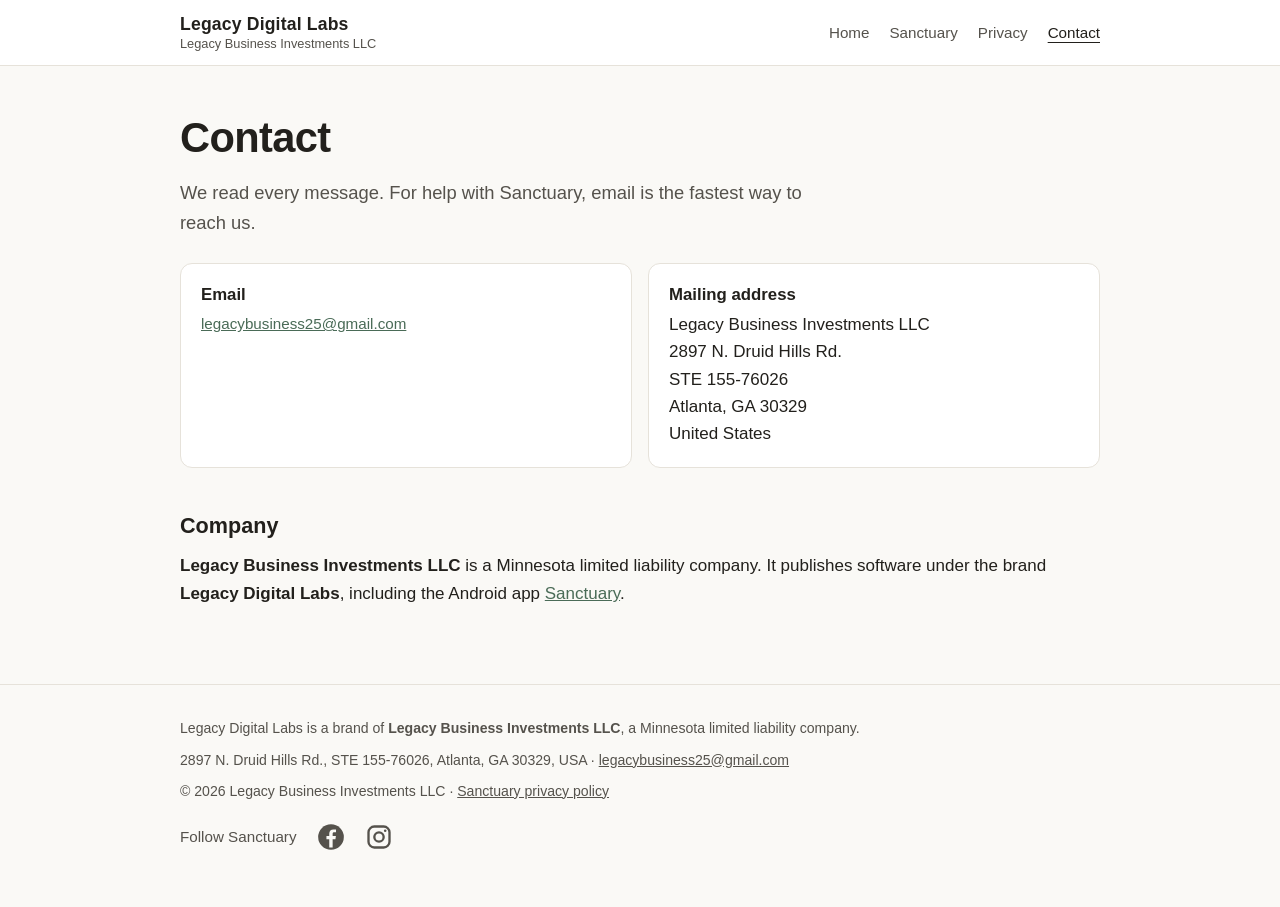
<file: contact/index.html>
<!DOCTYPE html>
<html lang="en">
<head>
<meta charset="utf-8">
<meta name="viewport" content="width=device-width, initial-scale=1">
<title>Contact · Legacy Digital Labs</title>
<meta name="description" content="Contact Legacy Digital Labs, the app studio of Legacy Business Investments LLC.">
<link rel="icon" href="../assets/icon-192.png">
<link rel="stylesheet" href="../assets/style.css">
</head>
<body>
<a class="skip-link" href="#main">Skip to content</a>
<header class="site-header">
  <div class="wrap">
    <a class="brand" href="../">
      <strong>Legacy Digital Labs</strong>
      <span>Legacy Business Investments LLC</span>
    </a>
    <nav class="site-nav" aria-label="Main">
      <a href="../">Home</a>
      <a href="../sanctuary/">Sanctuary</a>
      <a href="../sanctuary/privacy/">Privacy</a>
      <a href="./" aria-current="page">Contact</a>
    </nav>
  </div>
</header>

<main id="main" tabindex="-1">
  <div class="wrap">
    <h1>Contact</h1>
    <p class="lede">We read every message. For help with Sanctuary, email is the fastest way to reach us.</p>

    <div class="contact-grid">
      <div class="card">
        <h2>Email</h2>
        <p><a href="mailto:legacybusiness25@gmail.com">legacybusiness25@gmail.com</a></p>
      </div>
      <div class="card">
        <h2>Mailing address</h2>
        <address>
          Legacy Business Investments LLC<br>
          2897 N. Druid Hills Rd.<br>
          STE 155-76026<br>
          Atlanta, GA 30329<br>
          United States
        </address>
      </div>
    </div>

    <h2>Company</h2>
    <p><strong>Legacy Business Investments LLC</strong> is a Minnesota limited liability company.
    It publishes software under the brand <strong>Legacy Digital Labs</strong>, including the Android app
    <a href="../sanctuary/">Sanctuary</a>.</p>
  </div>
</main>

<footer class="site-footer">
  <div class="wrap">
    <div>Legacy Digital Labs is a brand of <strong>Legacy Business Investments LLC</strong>, a Minnesota limited liability company.</div>
    <div>2897 N. Druid Hills Rd., STE 155-76026, Atlanta, GA 30329, USA · <a href="mailto:legacybusiness25@gmail.com">legacybusiness25@gmail.com</a></div>
    <div>© 2026 Legacy Business Investments LLC · <a href="../sanctuary/privacy/">Sanctuary privacy policy</a></div>
    <div class="follow">
      <span>Follow Sanctuary</span>
      <a class="social" href="https://www.facebook.com/sanctuaryprivatejournal" aria-label="Sanctuary on Facebook">
        <svg viewBox="0 0 24 24" width="28" height="28" aria-hidden="true" focusable="false">
          <circle cx="12" cy="12" r="11" fill="currentColor"/>
          <path d="M13.4 21v-7h2.4l.4-2.8h-2.8V9.4c0-.8.3-1.4 1.4-1.4h1.5V5.6c-.3 0-1.2-.1-2.2-.1-2.2 0-3.6 1.3-3.6 3.7v2H8.1V14h2.4v7z" style="fill: var(--bg)"/>
        </svg>
      </a>
      <a class="social" href="https://www.instagram.com/sanctuaryprivatejournal/" aria-label="Sanctuary on Instagram">
        <svg viewBox="0 0 24 24" width="28" height="28" aria-hidden="true" focusable="false" fill="none" stroke="currentColor" stroke-width="2">
          <rect x="3" y="3" width="18" height="18" rx="5"/>
          <circle cx="12" cy="12" r="4"/>
          <circle cx="17.3" cy="6.7" r="1.1" fill="currentColor" stroke="none"/>
        </svg>
      </a>
    </div>
  </div>
</footer>
</body>
</html>
</file>
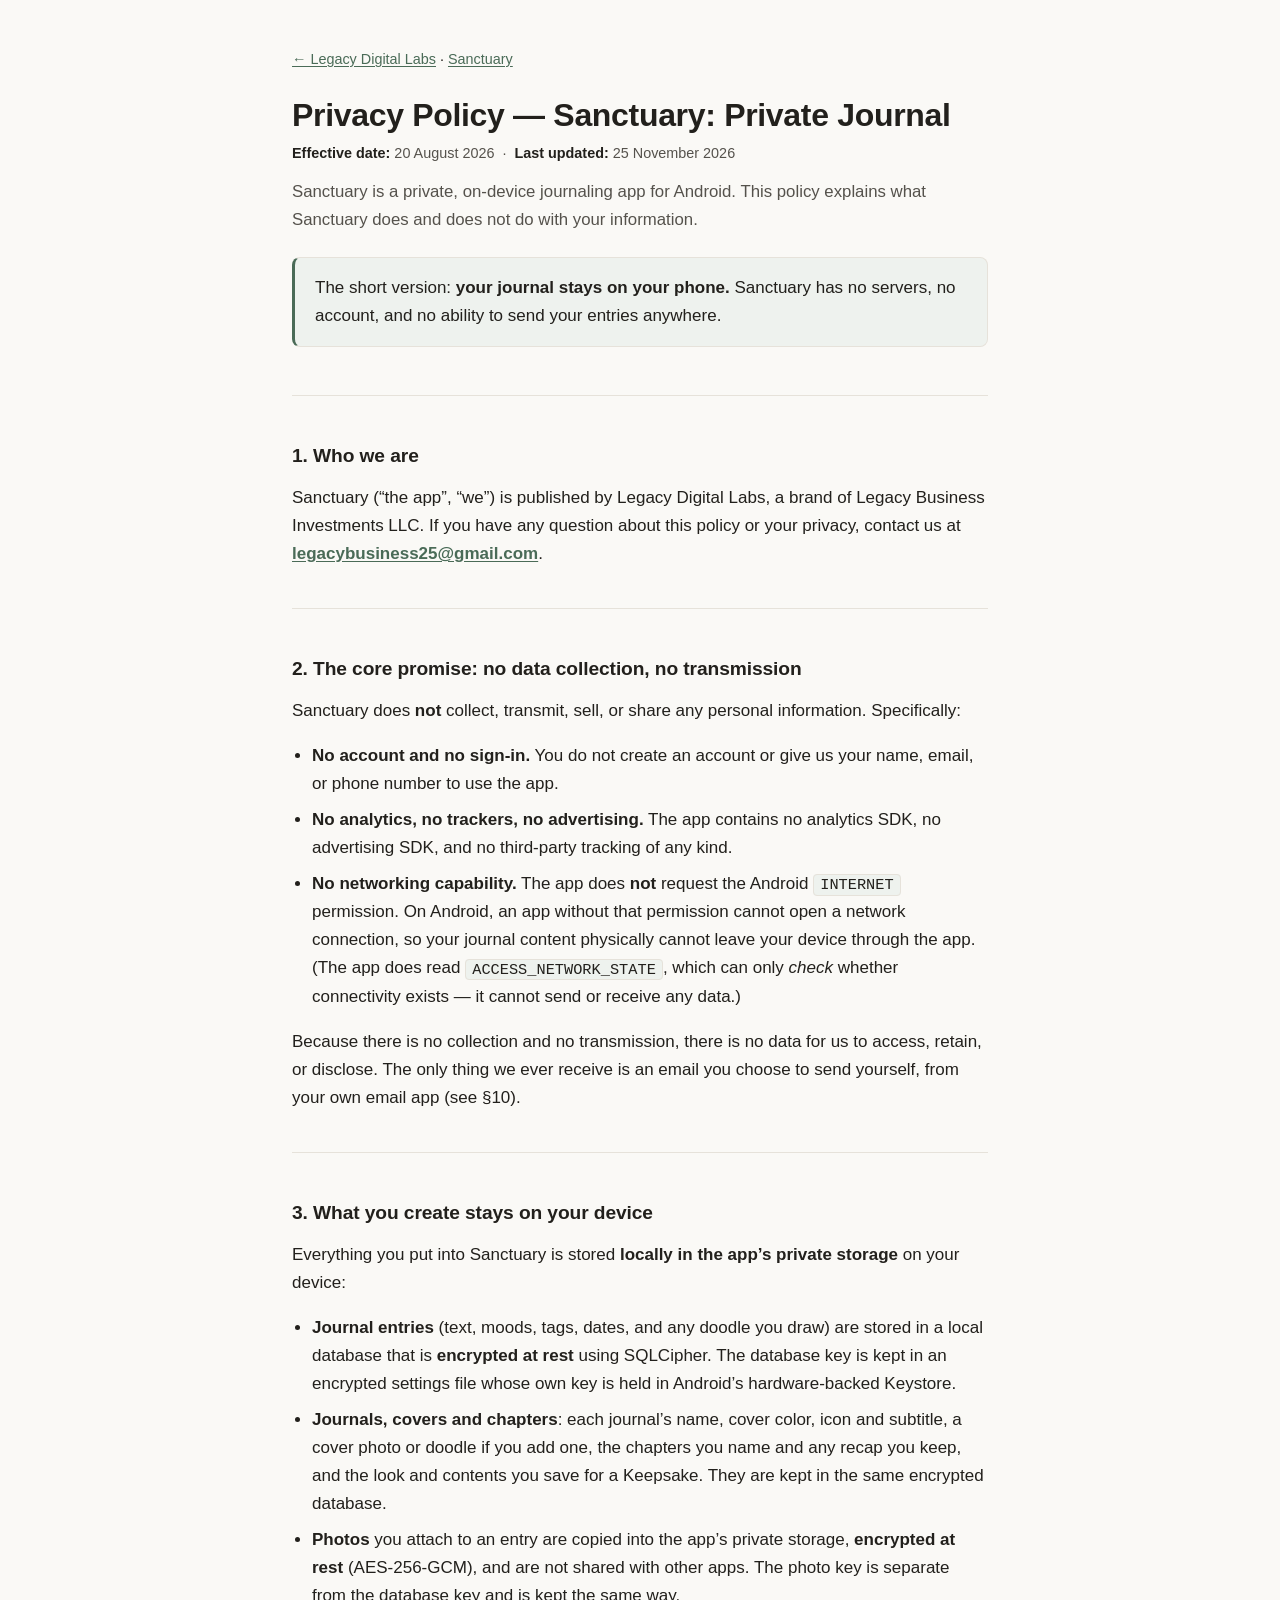
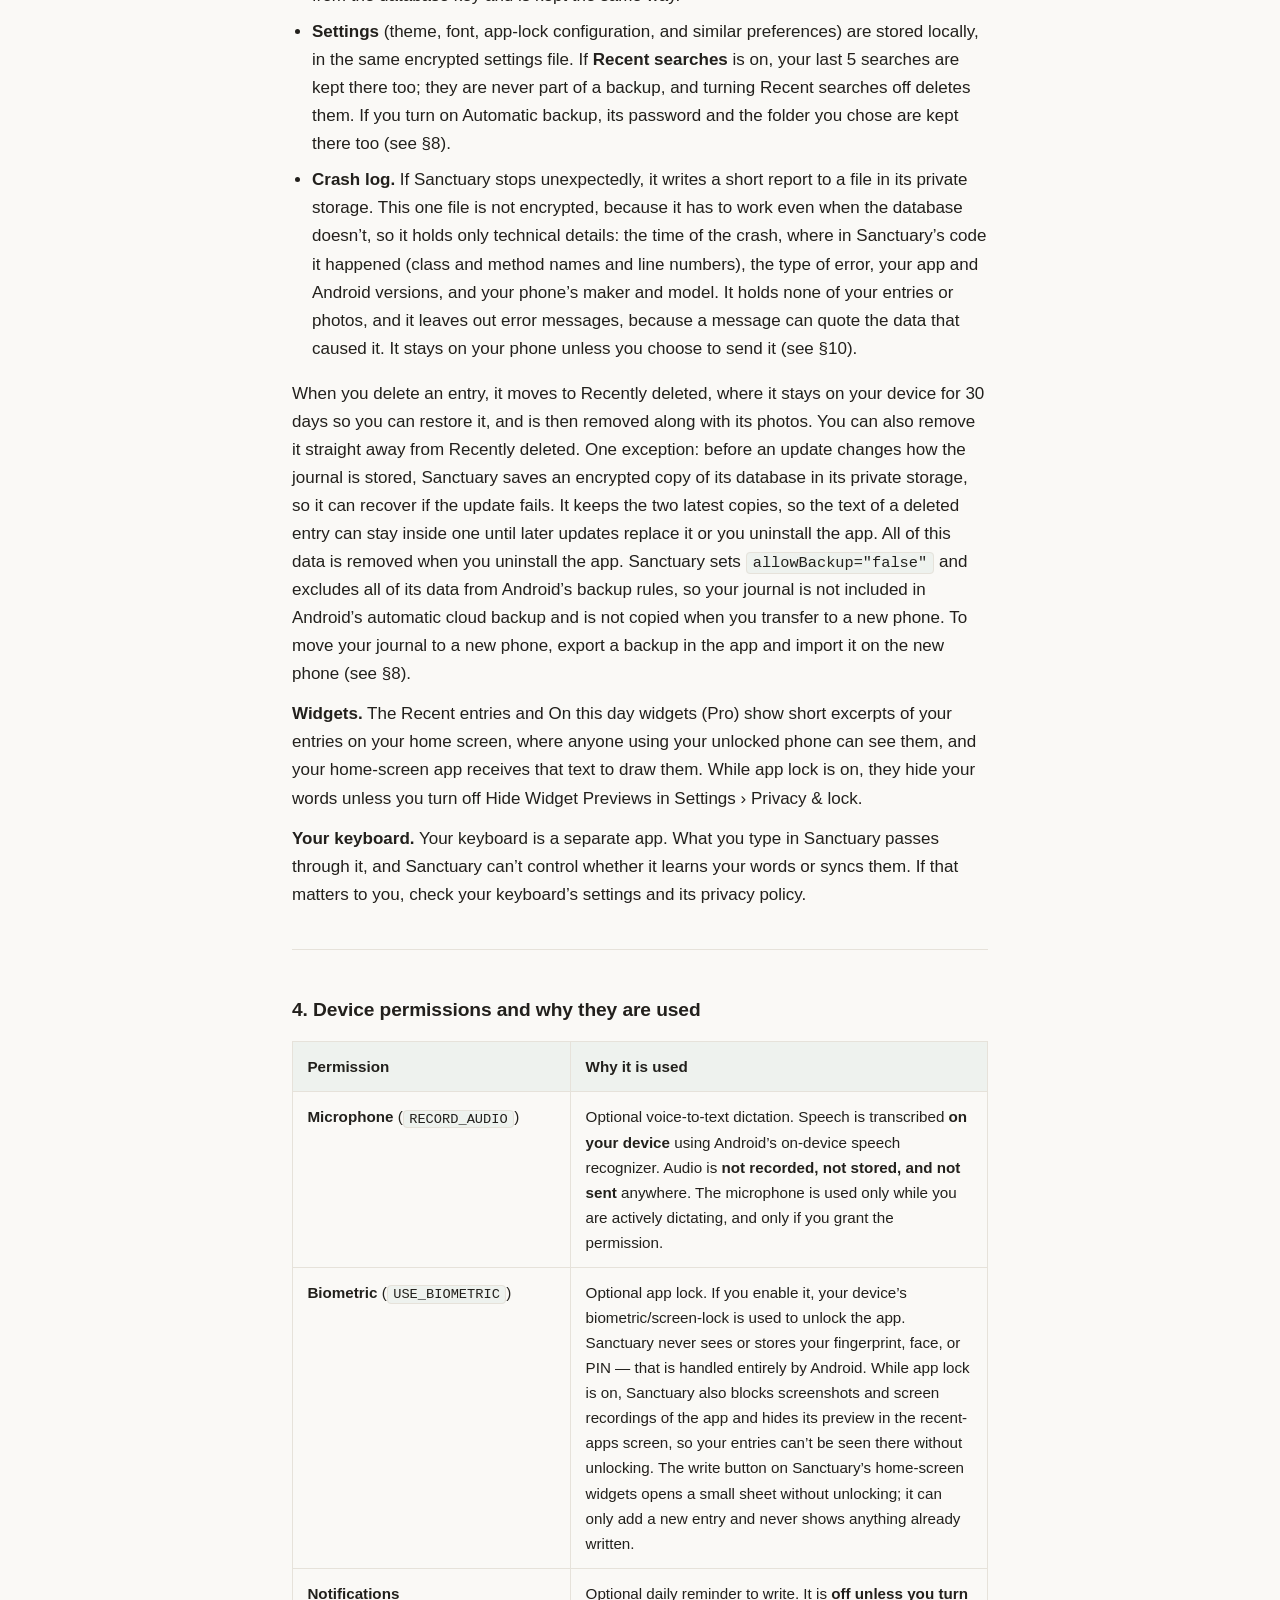
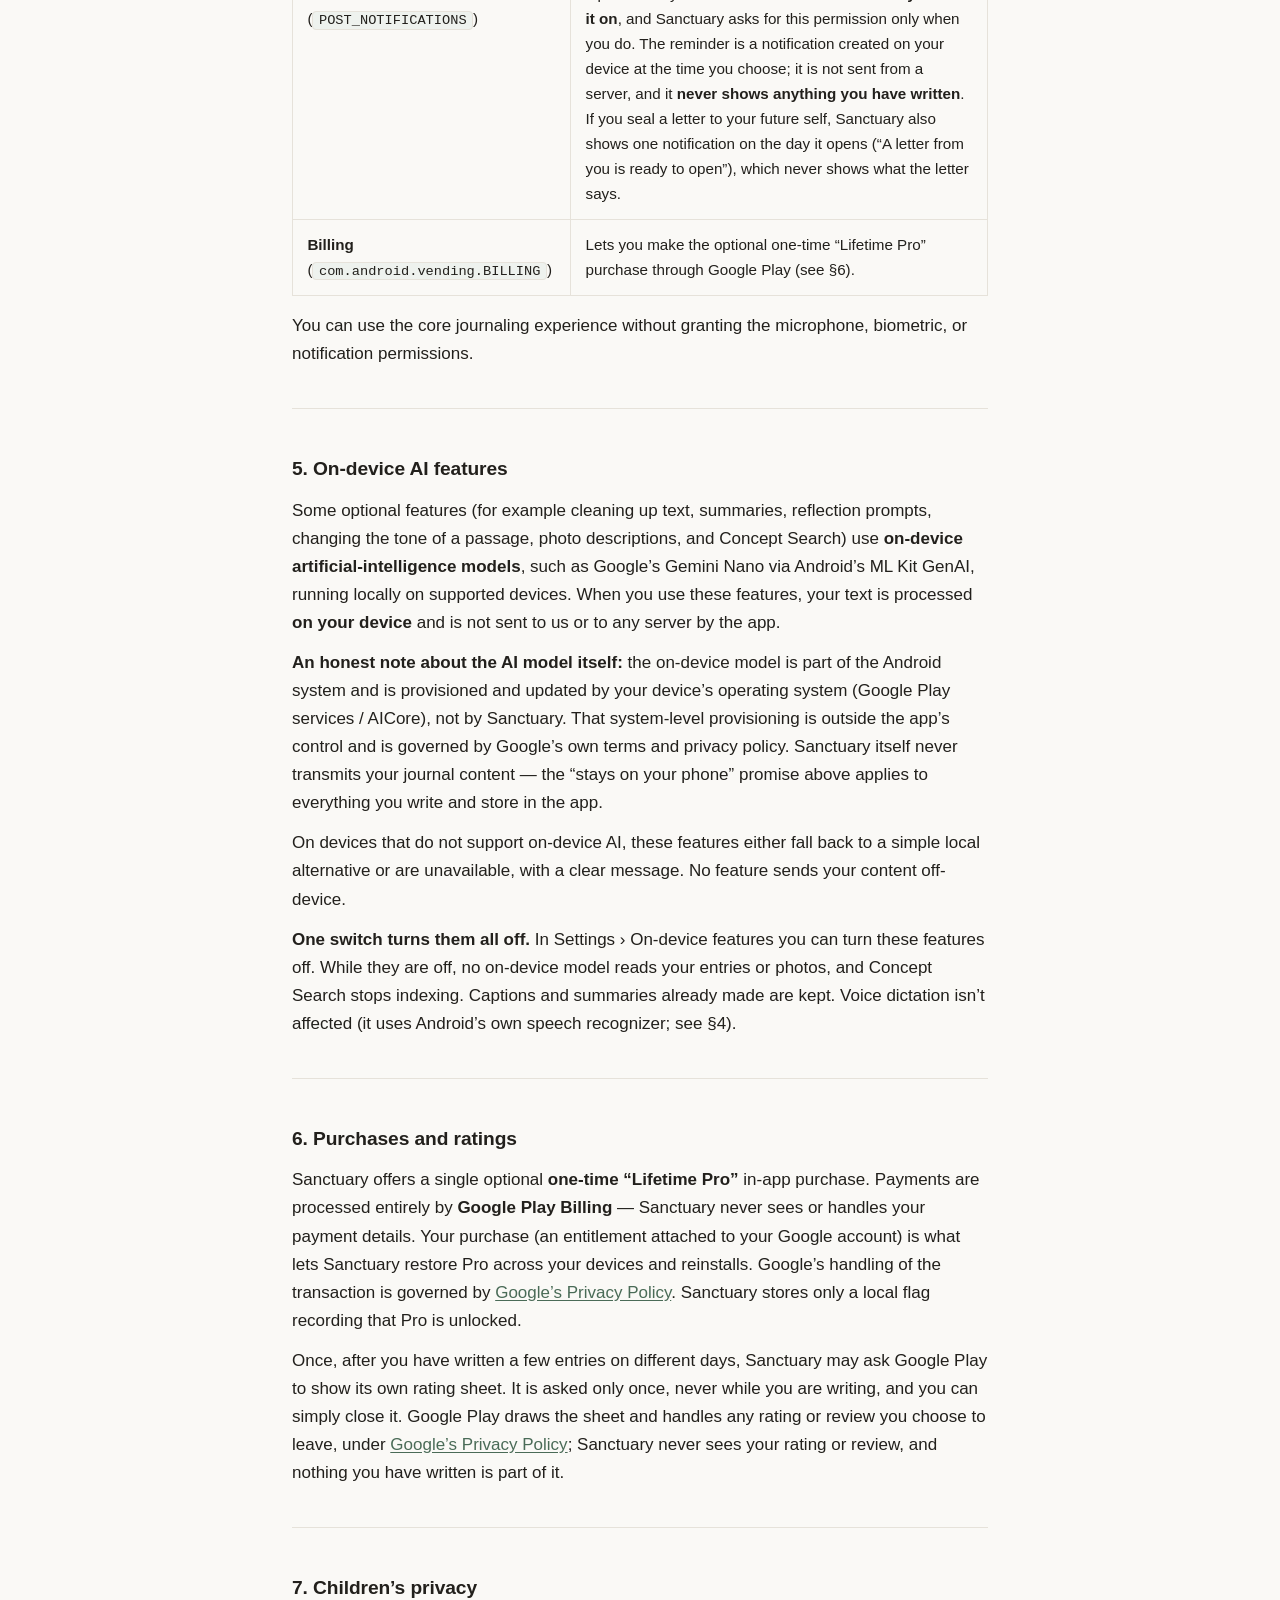
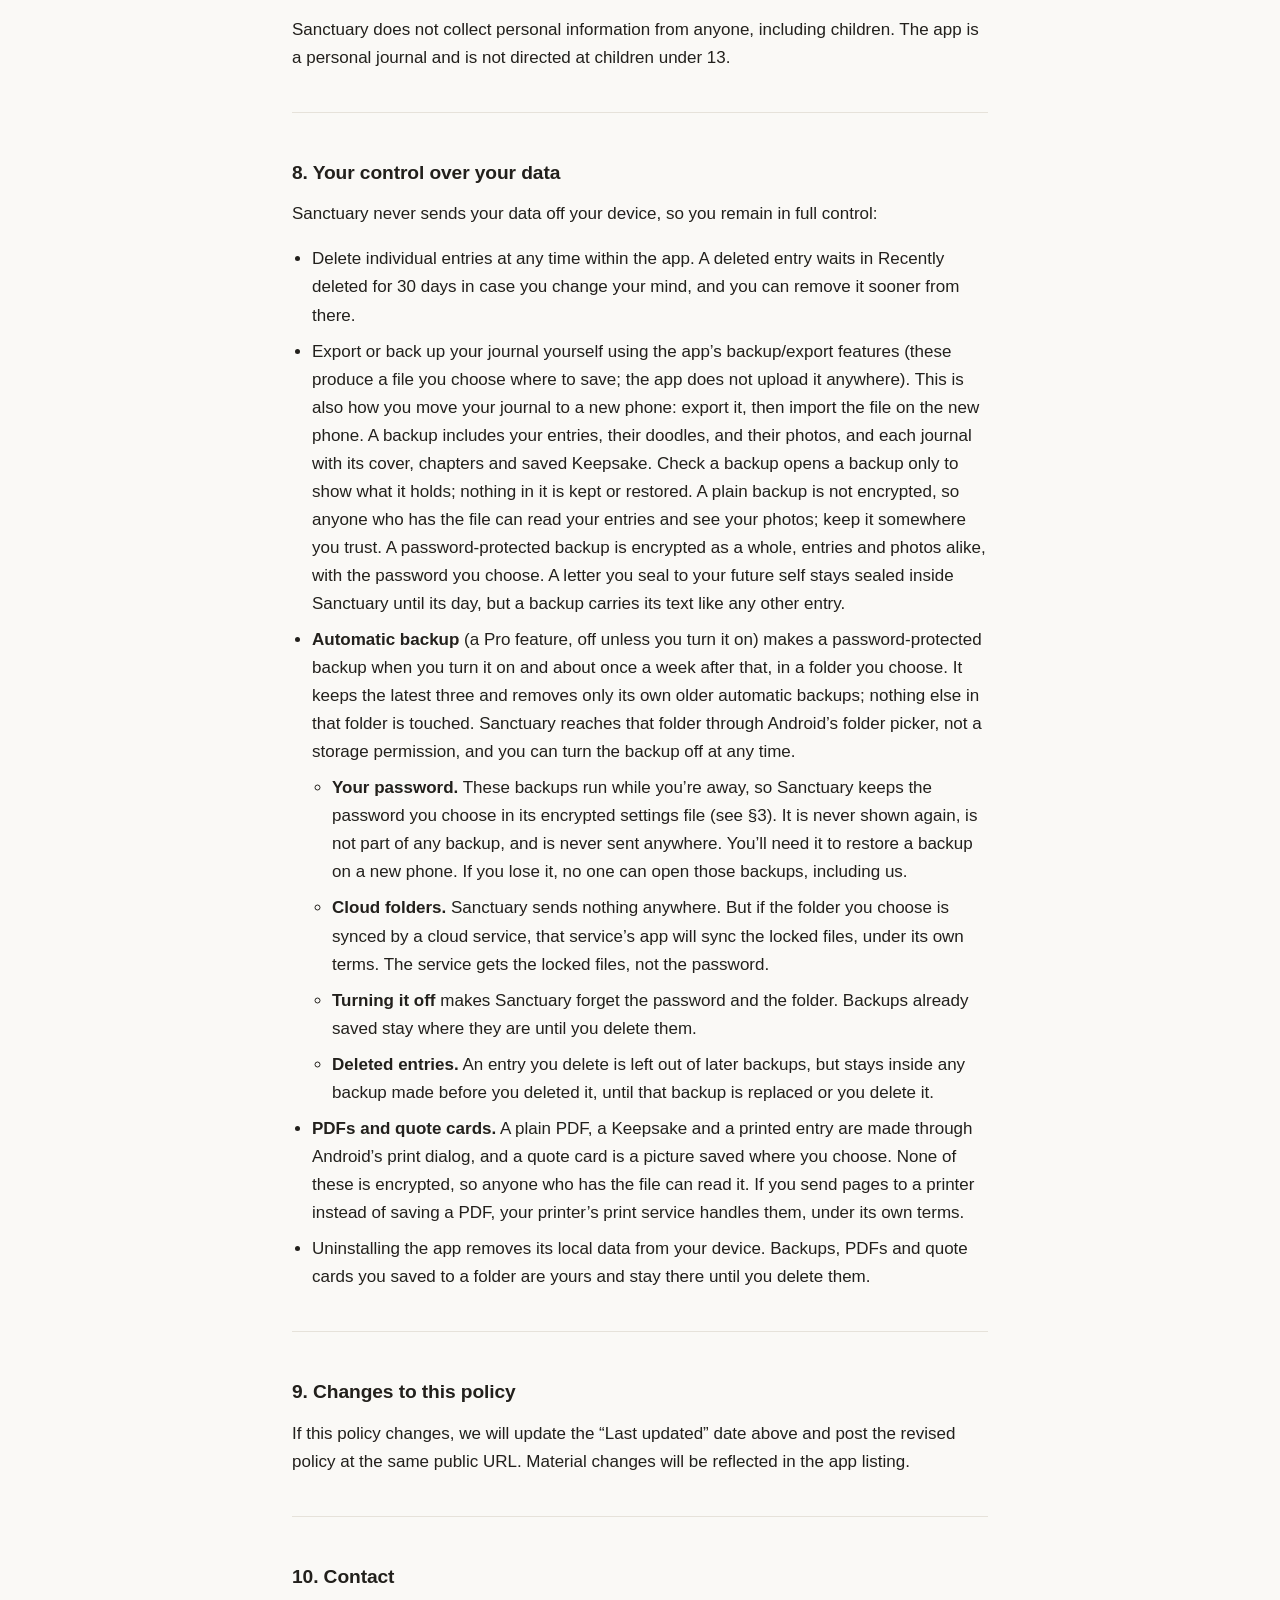
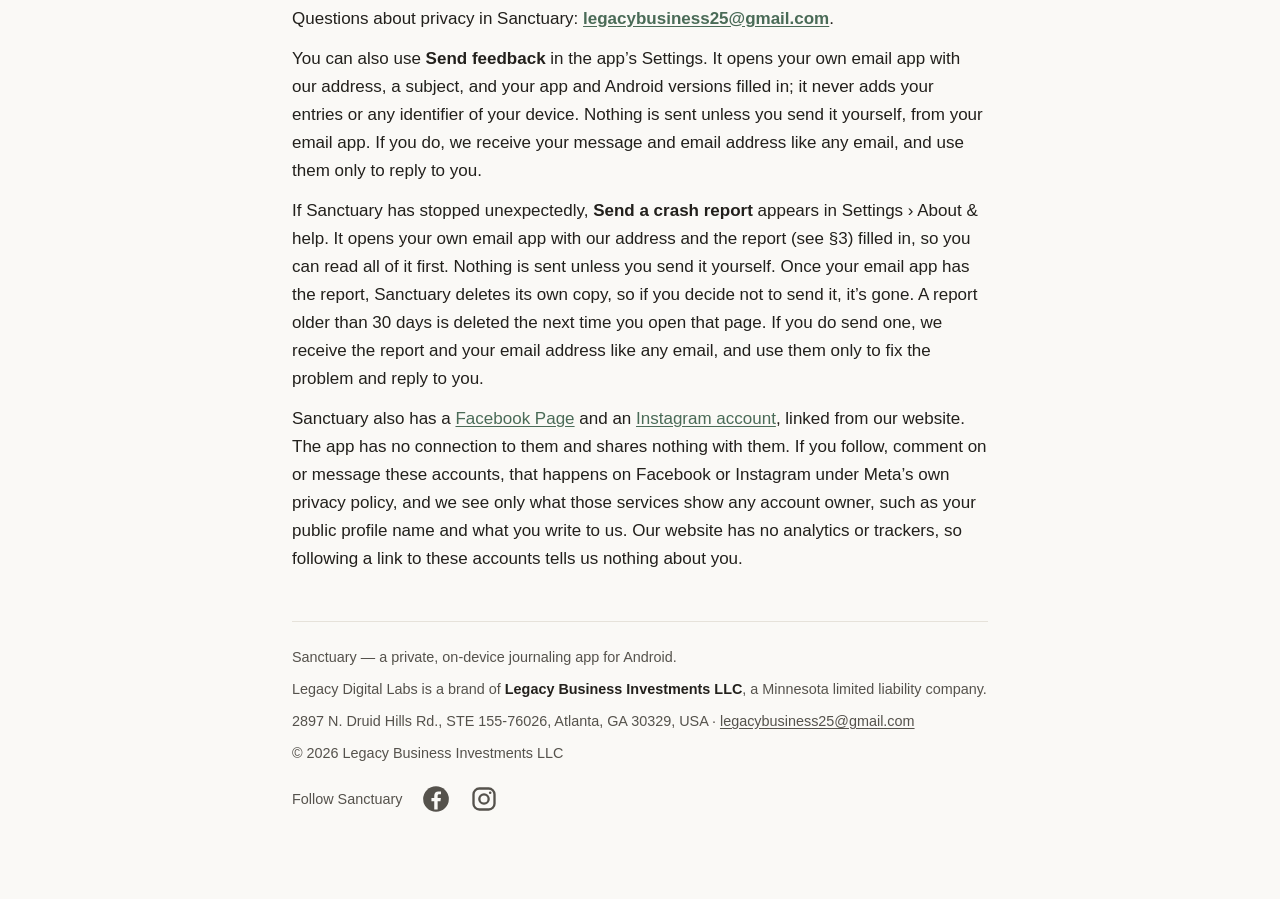
<file: sanctuary/privacy/index.html>
<!DOCTYPE html>
<html lang="en">
<head>
<meta charset="utf-8">
<meta name="viewport" content="width=device-width, initial-scale=1">
<title>Privacy Policy — Sanctuary: Private Journal</title>
<meta name="description" content="Privacy policy for Sanctuary, a private, on-device Android journaling app. Your journal stays on your phone: no accounts, no servers, no data collection.">
<style>
  :root {
    --bg: #faf9f6;
    --surface: #ffffff;
    --ink: #22201c;
    --ink-soft: #55524c;
    --border: #e6e2da;
    --accent: #4a6b57;
    --accent-soft: #eef2ee;
    --maxw: 46rem;
  }
  @media (prefers-color-scheme: dark) {
    :root {
      --bg: #16181a;
      --surface: #1e2124;
      --ink: #e7e4de;
      --ink-soft: #a9a49b;
      --border: #33373b;
      --accent: #8fb79c;
      --accent-soft: #232a25;
    }
  }
  * { box-sizing: border-box; }
  html { -webkit-text-size-adjust: 100%; }
  body {
    margin: 0;
    background: var(--bg);
    color: var(--ink);
    font-family: -apple-system, BlinkMacSystemFont, "Segoe UI", Roboto, "Helvetica Neue", Arial, sans-serif;
    line-height: 1.65;
    font-size: 17px;
  }
  .wrap { max-width: var(--maxw); margin: 0 auto; padding: 3rem 1.25rem 5rem; }
  header { border-bottom: 1px solid var(--border); padding-bottom: 1.5rem; margin-bottom: 2rem; }
  h1 { font-size: 2rem; line-height: 1.2; margin: 0 0 .5rem; letter-spacing: -0.01em; }
  h2 {
    font-size: 1.2rem; margin: 2.5rem 0 .75rem; padding-top: .25rem;
    color: var(--ink); letter-spacing: -0.005em;
  }
  .lede { color: var(--ink-soft); font-size: 1.05rem; margin: .75rem 0 0; }
  .dates { color: var(--ink-soft); font-size: .9rem; margin: .25rem 0 0; }
  .promise {
    background: var(--accent-soft); border: 1px solid var(--border);
    border-left: 3px solid var(--accent); border-radius: 8px;
    padding: 1rem 1.25rem; margin: 1.5rem 0; color: var(--ink);
  }
  p { margin: .75rem 0; color: var(--ink); }
  ul { padding-left: 1.25rem; }
  li { margin: .5rem 0; }
  strong { color: var(--ink); }
  code {
    background: var(--accent-soft); border: 1px solid var(--border);
    border-radius: 4px; padding: .05em .4em; font-size: .9em;
    font-family: "SF Mono", ui-monospace, "Cascadia Code", Consolas, monospace;
  }
  a { color: var(--accent); text-decoration: underline; text-underline-offset: 2px; }
  .table-scroll { overflow-x: auto; margin: 1rem 0; }
  .table-scroll:focus-visible { outline: 2px solid var(--accent); outline-offset: 2px; }
  .skip-link { position: absolute; left: -9999px; top: 0; }
  main:focus { outline: none; }
  .skip-link:focus { left: 1rem; top: 1rem; z-index: 10; padding: .5rem .75rem; border-radius: 8px; background: var(--surface); color: var(--ink); border: 2px solid var(--accent); }
  table { border-collapse: collapse; width: 100%; min-width: 32rem; font-size: .95rem; }
  th, td { text-align: left; vertical-align: top; padding: .75rem .9rem; border: 1px solid var(--border); }
  th { background: var(--accent-soft); font-weight: 600; }
  hr { border: none; border-top: 1px solid var(--border); margin: 2.5rem 0; }
  footer { margin-top: 3rem; padding-top: 1.5rem; border-top: 1px solid var(--border); color: var(--ink-soft); font-size: .9rem; display: grid; gap: .5rem; }
  footer a { color: var(--ink-soft); }
  a:focus-visible { outline: 2px solid var(--accent); outline-offset: 2px; border-radius: 3px; }
  .follow { display: flex; align-items: center; gap: .25rem; margin-top: .25rem; }
  .follow span { margin-right: .5rem; }
  .social { display: inline-flex; align-items: center; justify-content: center; width: 44px; height: 44px; border-radius: 8px; }
  .social:hover { background: var(--accent-soft); }
</style>
</head>
<body>
<a class="skip-link" href="#main">Skip to content</a>
<div class="wrap">
  <nav aria-label="Site" style="margin:0 0 1.5rem;font-size:.9rem"><a href="../../">&larr; Legacy Digital Labs</a> &middot; <a href="../">Sanctuary</a></nav>
  <main id="main" tabindex="-1">
  <header>
    <h1>Privacy Policy — Sanctuary: Private Journal</h1>
    <p class="dates"><strong>Effective date:</strong> 20 August 2026 &nbsp;·&nbsp; <strong>Last updated:</strong> 25 November 2026</p>
    <p class="lede">Sanctuary is a private, on-device journaling app for Android. This policy explains what Sanctuary does and does not do with your information.</p>
    <div class="promise">The short version: <strong>your journal stays on your phone.</strong> Sanctuary has no servers, no account, and no ability to send your entries anywhere.</div>
  </header>

  <h2>1. Who we are</h2>
  <p>Sanctuary (&ldquo;the app&rdquo;, &ldquo;we&rdquo;) is published by Legacy Digital Labs, a brand of Legacy Business Investments LLC. If you have any question about this policy or your privacy, contact us at <strong><a href="mailto:legacybusiness25@gmail.com">legacybusiness25@gmail.com</a></strong>.</p>

  <hr>

  <h2>2. The core promise: no data collection, no transmission</h2>
  <p>Sanctuary does <strong>not</strong> collect, transmit, sell, or share any personal information. Specifically:</p>
  <ul>
    <li><strong>No account and no sign-in.</strong> You do not create an account or give us your name, email, or phone number to use the app.</li>
    <li><strong>No analytics, no trackers, no advertising.</strong> The app contains no analytics SDK, no advertising SDK, and no third-party tracking of any kind.</li>
    <li><strong>No networking capability.</strong> The app does <strong>not</strong> request the Android <code>INTERNET</code> permission. On Android, an app without that permission cannot open a network connection, so your journal content physically cannot leave your device through the app. (The app does read <code>ACCESS_NETWORK_STATE</code>, which can only <em>check</em> whether connectivity exists — it cannot send or receive any data.)</li>
  </ul>
  <p>Because there is no collection and no transmission, there is no data for us to access, retain, or disclose. The only thing we ever receive is an email you choose to send yourself, from your own email app (see &sect;10).</p>

  <hr>

  <h2>3. What you create stays on your device</h2>
  <p>Everything you put into Sanctuary is stored <strong>locally in the app&rsquo;s private storage</strong> on your device:</p>
  <ul>
    <li><strong>Journal entries</strong> (text, moods, tags, dates, and any doodle you draw) are stored in a local database that is <strong>encrypted at rest</strong> using SQLCipher. The database key is kept in an encrypted settings file whose own key is held in Android&rsquo;s hardware-backed Keystore.</li>
    <li><strong>Journals, covers and chapters</strong>: each journal&rsquo;s name, cover color, icon and subtitle, a cover photo or doodle if you add one, the chapters you name and any recap you keep, and the look and contents you save for a Keepsake. They are kept in the same encrypted database.</li>
    <li><strong>Photos</strong> you attach to an entry are copied into the app&rsquo;s private storage, <strong>encrypted at rest</strong> (AES-256-GCM), and are not shared with other apps. The photo key is separate from the database key and is kept the same way.</li>
    <li><strong>Settings</strong> (theme, font, app-lock configuration, and similar preferences) are stored locally, in the same encrypted settings file. If <strong>Recent searches</strong> is on, your last 5 searches are kept there too; they are never part of a backup, and turning Recent searches off deletes them. If you turn on Automatic backup, its password and the folder you chose are kept there too (see &sect;8).</li>
    <li><strong>Crash log.</strong> If Sanctuary stops unexpectedly, it writes a short report to a file in its private storage. This one file is not encrypted, because it has to work even when the database doesn&rsquo;t, so it holds only technical details: the time of the crash, where in Sanctuary&rsquo;s code it happened (class and method names and line numbers), the type of error, your app and Android versions, and your phone&rsquo;s maker and model. It holds none of your entries or photos, and it leaves out error messages, because a message can quote the data that caused it. It stays on your phone unless you choose to send it (see &sect;10).</li>
  </ul>
  <p>When you delete an entry, it moves to Recently deleted, where it stays on your device for 30 days so you can restore it, and is then removed along with its photos. You can also remove it straight away from Recently deleted. One exception: before an update changes how the journal is stored, Sanctuary saves an encrypted copy of its database in its private storage, so it can recover if the update fails. It keeps the two latest copies, so the text of a deleted entry can stay inside one until later updates replace it or you uninstall the app. All of this data is removed when you uninstall the app. Sanctuary sets <code>allowBackup=&quot;false&quot;</code> and excludes all of its data from Android&rsquo;s backup rules, so your journal is not included in Android&rsquo;s automatic cloud backup and is not copied when you transfer to a new phone. To move your journal to a new phone, export a backup in the app and import it on the new phone (see &sect;8).</p>
  <p><strong>Widgets.</strong> The Recent entries and On this day widgets (Pro) show short excerpts of your entries on your home screen, where anyone using your unlocked phone can see them, and your home-screen app receives that text to draw them. While app lock is on, they hide your words unless you turn off Hide Widget Previews in Settings &rsaquo; Privacy &amp; lock.</p>
  <p><strong>Your keyboard.</strong> Your keyboard is a separate app. What you type in Sanctuary passes through it, and Sanctuary can&rsquo;t control whether it learns your words or syncs them. If that matters to you, check your keyboard&rsquo;s settings and its privacy policy.</p>

  <hr>

  <h2>4. Device permissions and why they are used</h2>
  <div class="table-scroll" tabindex="0" role="region" aria-label="Device permissions and why they are used">
    <table>
      <thead><tr><th>Permission</th><th>Why it is used</th></tr></thead>
      <tbody>
        <tr>
          <td><strong>Microphone</strong> (<code>RECORD_AUDIO</code>)</td>
          <td>Optional voice-to-text dictation. Speech is transcribed <strong>on your device</strong> using Android&rsquo;s on-device speech recognizer. Audio is <strong>not recorded, not stored, and not sent</strong> anywhere. The microphone is used only while you are actively dictating, and only if you grant the permission.</td>
        </tr>
        <tr>
          <td><strong>Biometric</strong> (<code>USE_BIOMETRIC</code>)</td>
          <td>Optional app lock. If you enable it, your device&rsquo;s biometric/screen-lock is used to unlock the app. Sanctuary never sees or stores your fingerprint, face, or PIN — that is handled entirely by Android. While app lock is on, Sanctuary also blocks screenshots and screen recordings of the app and hides its preview in the recent-apps screen, so your entries can&rsquo;t be seen there without unlocking. The write button on Sanctuary&rsquo;s home-screen widgets opens a small sheet without unlocking; it can only add a new entry and never shows anything already written.</td>
        </tr>
        <tr>
          <td><strong>Notifications</strong> (<code>POST_NOTIFICATIONS</code>)</td>
          <td>Optional daily reminder to write. It is <strong>off unless you turn it on</strong>, and Sanctuary asks for this permission only when you do. The reminder is a notification created on your device at the time you choose; it is not sent from a server, and it <strong>never shows anything you have written</strong>. If you seal a letter to your future self, Sanctuary also shows one notification on the day it opens (&ldquo;A letter from you is ready to open&rdquo;), which never shows what the letter says.</td>
        </tr>
        <tr>
          <td><strong>Billing</strong> (<code>com.android.vending.BILLING</code>)</td>
          <td>Lets you make the optional one-time &ldquo;Lifetime Pro&rdquo; purchase through Google Play (see &sect;6).</td>
        </tr>
      </tbody>
    </table>
  </div>
  <p>You can use the core journaling experience without granting the microphone, biometric, or notification permissions.</p>

  <hr>

  <h2>5. On-device AI features</h2>
  <p>Some optional features (for example cleaning up text, summaries, reflection prompts, changing the tone of a passage, photo descriptions, and Concept Search) use <strong>on-device artificial-intelligence models</strong>, such as Google&rsquo;s Gemini Nano via Android&rsquo;s ML Kit GenAI, running locally on supported devices. When you use these features, your text is processed <strong>on your device</strong> and is not sent to us or to any server by the app.</p>
  <p><strong>An honest note about the AI model itself:</strong> the on-device model is part of the Android system and is provisioned and updated by your device&rsquo;s operating system (Google Play services / AICore), not by Sanctuary. That system-level provisioning is outside the app&rsquo;s control and is governed by Google&rsquo;s own terms and privacy policy. Sanctuary itself never transmits your journal content — the &ldquo;stays on your phone&rdquo; promise above applies to everything you write and store in the app.</p>
  <p>On devices that do not support on-device AI, these features either fall back to a simple local alternative or are unavailable, with a clear message. No feature sends your content off-device.</p>
  <p><strong>One switch turns them all off.</strong> In Settings &rsaquo; On-device features you can turn these features off. While they are off, no on-device model reads your entries or photos, and Concept Search stops indexing. Captions and summaries already made are kept. Voice dictation isn&rsquo;t affected (it uses Android&rsquo;s own speech recognizer; see &sect;4).</p>

  <hr>

  <h2>6. Purchases and ratings</h2>
  <p>Sanctuary offers a single optional <strong>one-time &ldquo;Lifetime Pro&rdquo;</strong> in-app purchase. Payments are processed entirely by <strong>Google Play Billing</strong> — Sanctuary never sees or handles your payment details. Your purchase (an entitlement attached to your Google account) is what lets Sanctuary restore Pro across your devices and reinstalls. Google&rsquo;s handling of the transaction is governed by <a href="https://policies.google.com/privacy">Google&rsquo;s Privacy Policy</a>. Sanctuary stores only a local flag recording that Pro is unlocked.</p>
  <p>Once, after you have written a few entries on different days, Sanctuary may ask Google Play to show its own rating sheet. It is asked only once, never while you are writing, and you can simply close it. Google Play draws the sheet and handles any rating or review you choose to leave, under <a href="https://policies.google.com/privacy">Google&rsquo;s Privacy Policy</a>; Sanctuary never sees your rating or review, and nothing you have written is part of it.</p>

  <hr>

  <h2>7. Children&rsquo;s privacy</h2>
  <p>Sanctuary does not collect personal information from anyone, including children. The app is a personal journal and is not directed at children under 13.</p>

  <hr>

  <h2>8. Your control over your data</h2>
  <p>Sanctuary never sends your data off your device, so you remain in full control:</p>
  <ul>
    <li>Delete individual entries at any time within the app. A deleted entry waits in Recently deleted for 30 days in case you change your mind, and you can remove it sooner from there.</li>
    <li>Export or back up your journal yourself using the app&rsquo;s backup/export features (these produce a file you choose where to save; the app does not upload it anywhere). This is also how you move your journal to a new phone: export it, then import the file on the new phone. A backup includes your entries, their doodles, and their photos, and each journal with its cover, chapters and saved Keepsake. Check a backup opens a backup only to show what it holds; nothing in it is kept or restored. A plain backup is not encrypted, so anyone who has the file can read your entries and see your photos; keep it somewhere you trust. A password-protected backup is encrypted as a whole, entries and photos alike, with the password you choose. A letter you seal to your future self stays sealed inside Sanctuary until its day, but a backup carries its text like any other entry.</li>
    <li><strong>Automatic backup</strong> (a Pro feature, off unless you turn it on) makes a password-protected backup when you turn it on and about once a week after that, in a folder you choose. It keeps the latest three and removes only its own older automatic backups; nothing else in that folder is touched. Sanctuary reaches that folder through Android&rsquo;s folder picker, not a storage permission, and you can turn the backup off at any time.
      <ul>
        <li><strong>Your password.</strong> These backups run while you&rsquo;re away, so Sanctuary keeps the password you choose in its encrypted settings file (see &sect;3). It is never shown again, is not part of any backup, and is never sent anywhere. You&rsquo;ll need it to restore a backup on a new phone. If you lose it, no one can open those backups, including us.</li>
        <li><strong>Cloud folders.</strong> Sanctuary sends nothing anywhere. But if the folder you choose is synced by a cloud service, that service&rsquo;s app will sync the locked files, under its own terms. The service gets the locked files, not the password.</li>
        <li><strong>Turning it off</strong> makes Sanctuary forget the password and the folder. Backups already saved stay where they are until you delete them.</li>
        <li><strong>Deleted entries.</strong> An entry you delete is left out of later backups, but stays inside any backup made before you deleted it, until that backup is replaced or you delete it.</li>
      </ul>
    </li>
    <li><strong>PDFs and quote cards.</strong> A plain PDF, a Keepsake and a printed entry are made through Android&rsquo;s print dialog, and a quote card is a picture saved where you choose. None of these is encrypted, so anyone who has the file can read it. If you send pages to a printer instead of saving a PDF, your printer&rsquo;s print service handles them, under its own terms.</li>
    <li>Uninstalling the app removes its local data from your device. Backups, PDFs and quote cards you saved to a folder are yours and stay there until you delete them.</li>
  </ul>

  <hr>

  <h2>9. Changes to this policy</h2>
  <p>If this policy changes, we will update the &ldquo;Last updated&rdquo; date above and post the revised policy at the same public URL. Material changes will be reflected in the app listing.</p>

  <hr>

  <h2>10. Contact</h2>
  <p>Questions about privacy in Sanctuary: <strong><a href="mailto:legacybusiness25@gmail.com">legacybusiness25@gmail.com</a></strong>.</p>
  <p>You can also use <strong>Send feedback</strong> in the app&rsquo;s Settings. It opens your own email app with our address, a subject, and your app and Android versions filled in; it never adds your entries or any identifier of your device. Nothing is sent unless you send it yourself, from your email app. If you do, we receive your message and email address like any email, and use them only to reply to you.</p>
  <p>If Sanctuary has stopped unexpectedly, <strong>Send a crash report</strong> appears in Settings &rsaquo; About &amp; help. It opens your own email app with our address and the report (see &sect;3) filled in, so you can read all of it first. Nothing is sent unless you send it yourself. Once your email app has the report, Sanctuary deletes its own copy, so if you decide not to send it, it&rsquo;s gone. A report older than 30 days is deleted the next time you open that page. If you do send one, we receive the report and your email address like any email, and use them only to fix the problem and reply to you.</p>
  <p>Sanctuary also has a <a href="https://www.facebook.com/sanctuaryprivatejournal">Facebook Page</a> and an <a href="https://www.instagram.com/sanctuaryprivatejournal/">Instagram account</a>, linked from our website. The app has no connection to them and shares nothing with them. If you follow, comment on or message these accounts, that happens on Facebook or Instagram under Meta&rsquo;s own privacy policy, and we see only what those services show any account owner, such as your public profile name and what you write to us. Our website has no analytics or trackers, so following a link to these accounts tells us nothing about you.</p>

  </main>

  <footer>
    <div>Sanctuary — a private, on-device journaling app for Android.</div>
    <div>Legacy Digital Labs is a brand of <strong>Legacy Business Investments LLC</strong>, a Minnesota limited liability company.</div>
    <div>2897 N. Druid Hills Rd., STE 155-76026, Atlanta, GA 30329, USA · <a href="mailto:legacybusiness25@gmail.com">legacybusiness25@gmail.com</a></div>
    <div>© 2026 Legacy Business Investments LLC</div>
    <div class="follow">
      <span>Follow Sanctuary</span>
      <a class="social" href="https://www.facebook.com/sanctuaryprivatejournal" aria-label="Sanctuary on Facebook">
        <svg viewBox="0 0 24 24" width="28" height="28" aria-hidden="true" focusable="false">
          <circle cx="12" cy="12" r="11" fill="currentColor"/>
          <path d="M13.4 21v-7h2.4l.4-2.8h-2.8V9.4c0-.8.3-1.4 1.4-1.4h1.5V5.6c-.3 0-1.2-.1-2.2-.1-2.2 0-3.6 1.3-3.6 3.7v2H8.1V14h2.4v7z" style="fill: var(--bg)"/>
        </svg>
      </a>
      <a class="social" href="https://www.instagram.com/sanctuaryprivatejournal/" aria-label="Sanctuary on Instagram">
        <svg viewBox="0 0 24 24" width="28" height="28" aria-hidden="true" focusable="false" fill="none" stroke="currentColor" stroke-width="2">
          <rect x="3" y="3" width="18" height="18" rx="5"/>
          <circle cx="12" cy="12" r="4"/>
          <circle cx="17.3" cy="6.7" r="1.1" fill="currentColor" stroke="none"/>
        </svg>
      </a>
    </div>
  </footer>
</div>
</body>
</html>
</file>
<file: assets/style.css>
/* Legacy Digital Labs — shared styles. No external fonts, scripts, or trackers. */
:root {
  --bg: #faf9f6;
  --surface: #ffffff;
  --ink: #22201c;
  --ink-soft: #55524c;
  --border: #e6e2da;
  --accent: #4a6b57;
  --accent-ink: #ffffff;
  --accent-soft: #eef2ee;
  --maxw: 60rem;
}
@media (prefers-color-scheme: dark) {
  :root {
    --bg: #16181a;
    --surface: #1e2124;
    --ink: #e7e4de;
    --ink-soft: #a9a49b;
    --border: #33373b;
    --accent: #8fb79c;
    --accent-ink: #16181a;
    --accent-soft: #232a25;
  }
}
* { box-sizing: border-box; }
html { -webkit-text-size-adjust: 100%; }
body {
  margin: 0;
  background: var(--bg);
  color: var(--ink);
  font-family: -apple-system, BlinkMacSystemFont, "Segoe UI", Roboto, "Helvetica Neue", Arial, sans-serif;
  font-size: 17px;
  line-height: 1.65;
}
a { color: var(--accent); }
a:focus-visible { outline: 2px solid var(--accent); outline-offset: 2px; border-radius: 3px; }
img { max-width: 100%; height: auto; display: block; }

.wrap { max-width: var(--maxw); margin: 0 auto; padding: 0 1.25rem; }

/* Header */
.site-header { border-bottom: 1px solid var(--border); background: var(--surface); }
.site-header .wrap { display: flex; align-items: center; justify-content: space-between; gap: 1rem; flex-wrap: wrap; padding-top: .9rem; padding-bottom: .9rem; }
.brand { display: flex; flex-direction: column; text-decoration: none; color: var(--ink); line-height: 1.2; }
.brand strong { font-size: 1.1rem; letter-spacing: .01em; }
.brand span { font-size: .8rem; color: var(--ink-soft); }
.site-nav { display: flex; gap: 1.25rem; flex-wrap: wrap; }
.site-nav a { color: var(--ink-soft); text-decoration: none; font-size: .95rem; }
.site-nav a:hover, .site-nav a[aria-current="page"] { color: var(--ink); text-decoration: underline; text-underline-offset: 4px; }

/* Content */
main { padding: 3rem 0 4rem; }
h1 { font-size: clamp(1.9rem, 4vw, 2.6rem); line-height: 1.15; letter-spacing: -0.015em; margin: 0 0 1rem; }
h2 { font-size: 1.35rem; line-height: 1.3; margin: 2.75rem 0 .75rem; }
h3, .card h2 { font-size: 1.05rem; margin: 0 0 .35rem; }
.skip-link { position: absolute; left: -9999px; top: 0; }
main:focus { outline: none; }
.skip-link:focus { left: 1rem; top: 1rem; z-index: 10; padding: .5rem .75rem; border-radius: 8px; background: var(--surface); color: var(--ink); border: 2px solid var(--accent); }
p { margin: .75rem 0; }
.lede { font-size: 1.15rem; color: var(--ink-soft); max-width: 40rem; }
.muted { color: var(--ink-soft); }

.hero { display: grid; grid-template-columns: 1fr; gap: 2rem; align-items: center; }
@media (min-width: 760px) { .hero { grid-template-columns: 1.4fr 1fr; } }
.hero-icon { width: 9rem; border-radius: 22%; border: 1px solid var(--border); justify-self: center; }

.cards { display: grid; grid-template-columns: 1fr; gap: 1rem; margin-top: 1rem; }
@media (min-width: 700px) { .cards { grid-template-columns: repeat(3, 1fr); } }
.card { background: var(--surface); border: 1px solid var(--border); border-radius: 12px; padding: 1.25rem; }
.card p { margin: 0; color: var(--ink-soft); font-size: .95rem; }

.button {
  display: inline-block; background: var(--accent); color: var(--accent-ink);
  text-decoration: none; font-weight: 600; padding: .7rem 1.2rem; border-radius: 999px;
}
.button:hover { filter: brightness(1.05); }
.button.secondary { background: transparent; color: var(--accent); border: 1px solid var(--accent); }
.actions { display: flex; gap: .75rem; flex-wrap: wrap; margin-top: 1.5rem; }
.follow { display: flex; align-items: center; gap: .25rem; margin-top: 1rem; color: var(--ink-soft); font-size: .95rem; }
.follow span { margin-right: .5rem; }
.social { display: inline-flex; align-items: center; justify-content: center; width: 44px; height: 44px; border-radius: 8px; color: var(--accent); }
.social:hover { background: var(--accent-soft); }

.shots { display: grid; grid-template-columns: repeat(2, 1fr); gap: 1rem; margin-top: 1rem; }
@media (min-width: 760px) { .shots { grid-template-columns: repeat(3, 1fr); } }
.shots img { border-radius: 12px; border: 1px solid var(--border); }

ul.features { padding-left: 1.2rem; }
ul.features li { margin: .4rem 0; }

.promise {
  background: var(--accent-soft); border: 1px solid var(--border); border-left: 3px solid var(--accent);
  border-radius: 8px; padding: 1rem 1.25rem; margin: 1.5rem 0;
}

address { font-style: normal; line-height: 1.6; }
.contact-grid { display: grid; grid-template-columns: 1fr; gap: 1rem; margin-top: 1.5rem; }
@media (min-width: 700px) { .contact-grid { grid-template-columns: 1fr 1fr; } }

/* Footer */
.site-footer { border-top: 1px solid var(--border); padding: 2rem 0 3rem; font-size: .88rem; color: var(--ink-soft); }
.site-footer .wrap { display: grid; gap: .5rem; }
.site-footer a { color: var(--ink-soft); }
.site-footer .follow { margin-top: .25rem; }
</file>
